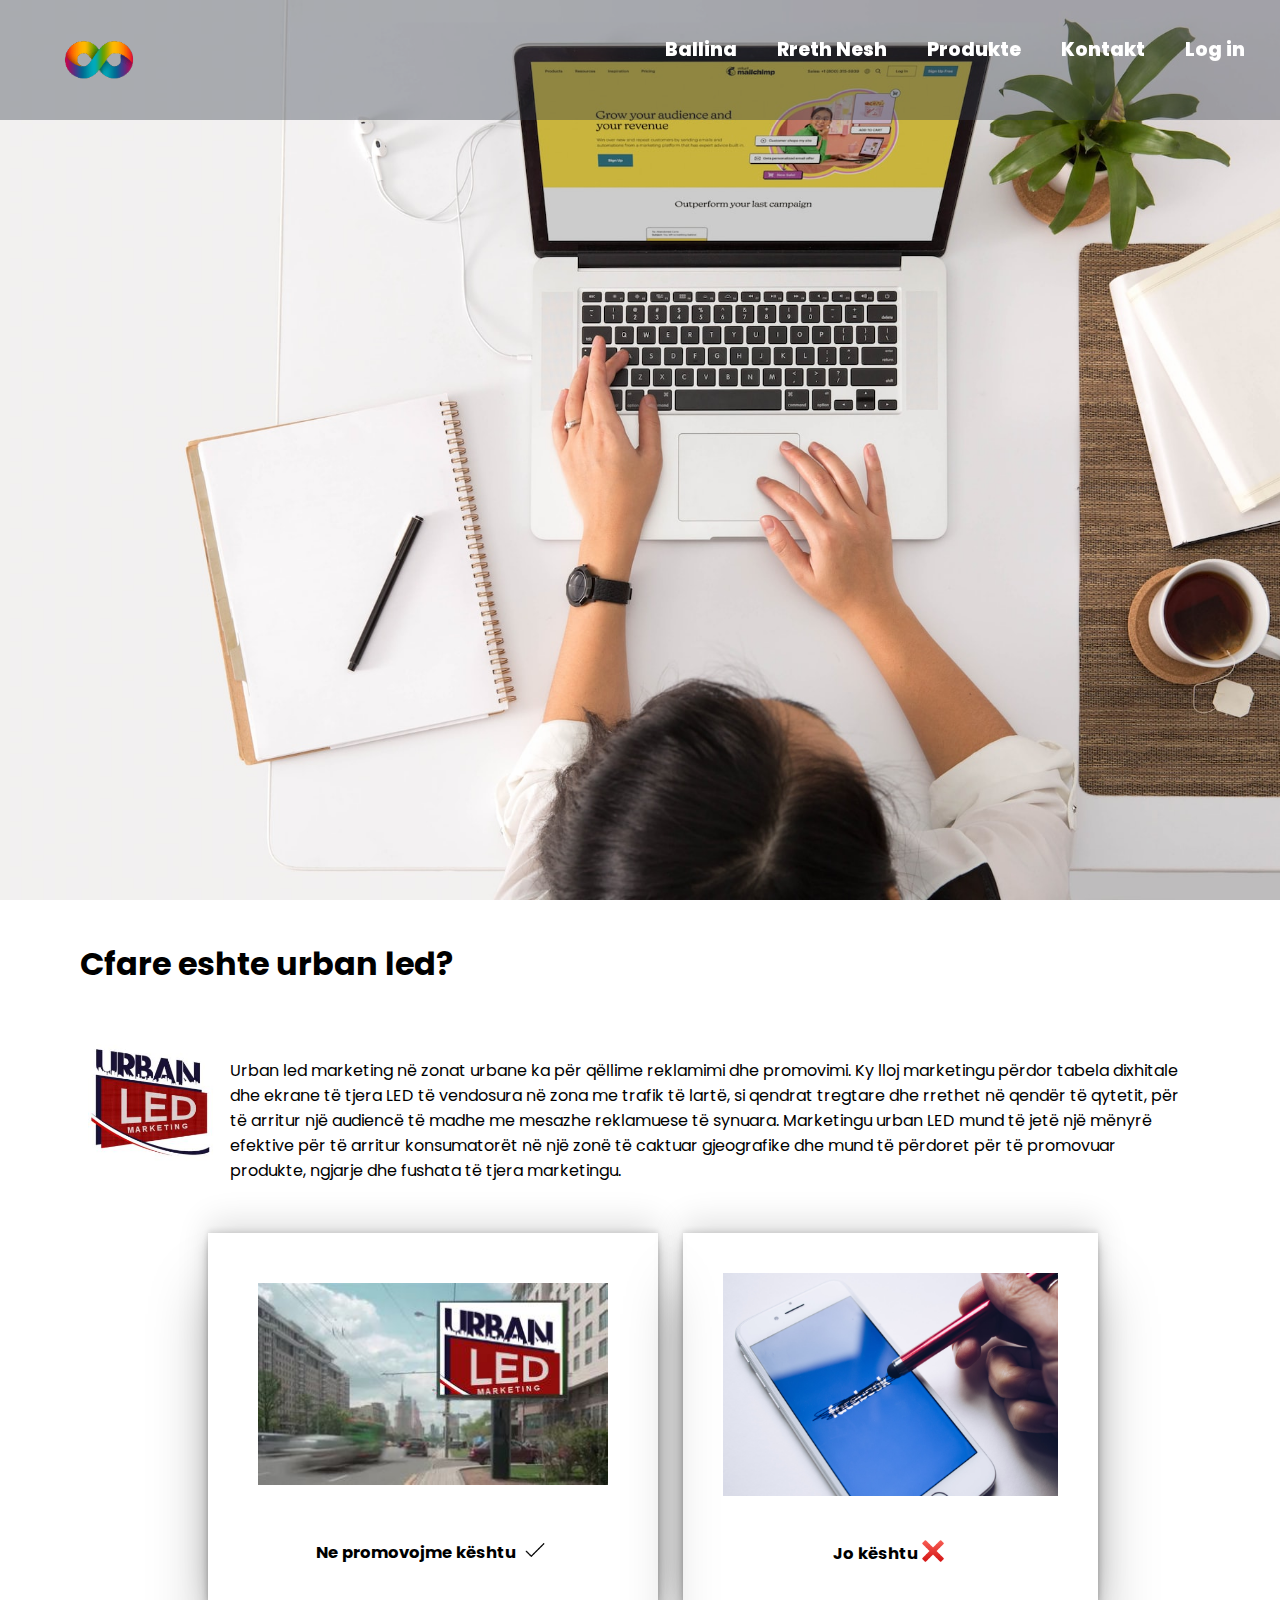
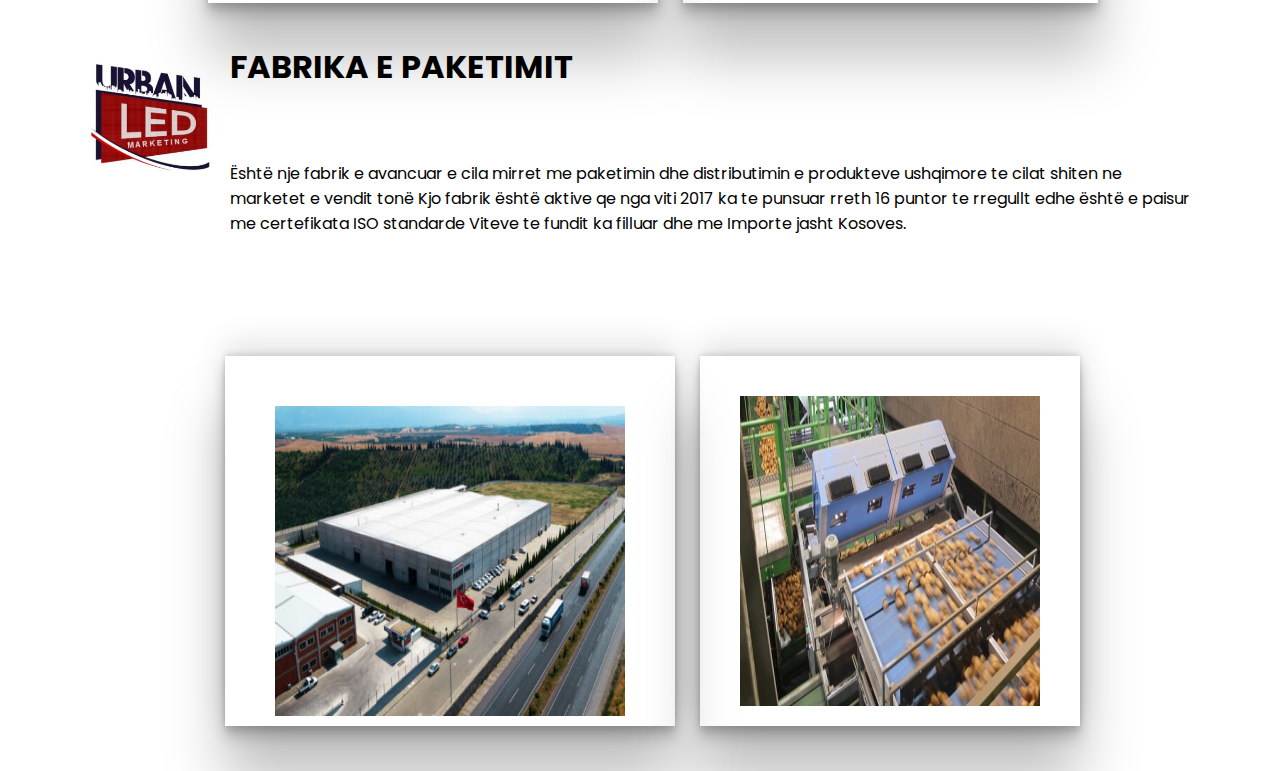
<file: index.html>
<!DOCTYPE html>
<html lang="en">
<head>
    <meta charset="UTF-8">
    <meta http-equiv="X-UA-Compatible" content="IE=edge">
    <meta name="viewport" content="width=device-width, initial-scale=1.0">
    <title>Document</title>
    <link rel="stylesheet" href="style.css">
    <link rel="preconnect" href="https://fonts.googleapis.com">
<link rel="preconnect" href="https://fonts.gstatic.com" crossorigin>
<link href="https://fonts.googleapis.com/css2?family=Poppins:wght@300&display=swap" rel="stylesheet">
</head>
<body>
    <div class="valdrinhajra">
        <img src="images/savewater.png" class="logo">
        <div class="links">
        <a href="#foto">Ballina</a>
        <a href="#whysavewater">Rreth Nesh</a>
        <a href="main.html">Produkte</a>
        <a href="kontakt.html">Kontakt</a>
        <a href="login.html">Log in</a>
        </div>
    </div>
    <div id="valdrinhajra"></div>

    <!-- pjesa e kontenit -->
    <div id="valdrinhajra1">
    <div class="valdrinhajra2">
        <h1>Cfare eshte urban led?</h1>
        <div class="valdrinhajra3">
            <img src="images/uji.jpg" class="valdrinhajra3">
        </div>
        <div class="valdrinhajra4">
            <p>Urban led marketing  në zonat urbane ka për qëllime reklamimi dhe promovimi. Ky lloj marketingu përdor tabela dixhitale dhe ekrane të tjera LED të vendosura në zona me trafik të lartë, si qendrat tregtare dhe rrethet në qendër të qytetit, për të arritur një audiencë të madhe me mesazhe reklamuese të synuara. Marketingu urban LED mund të jetë një mënyrë efektive për të arritur konsumatorët në një zonë të caktuar gjeografike dhe mund të përdoret për të promovuar produkte, ngjarje dhe fushata të tjera marketingu.</p> 
        </div>
    </div>
</div>
    <div class="hapsira"></div>

    <!-- pjesa e boksave -->

    <div class="valdrinhajra5">
        <div class="valdrinhajra6">
            <img src="images/cleanwater.jpg" width="300px" class="foto">
            <h2>Ne promovojme kështu <img src="images/icons8-tick-48.png" class="foto1"></h2>
        </div>
        
        <div class="valdrinhajra7">
            <img src="images/wastewater.jpg" width="335px" class="foto">
            <h2>Jo kështu<img src="images/icons8-cross-mark-48.png" class="foto1"></h2>
        </div>
        
    </div>
    
    <div class="hapsira"></div>
    <div class="hapsira"></div>
    <div class="hapsira"></div>

    <div id="valdrinhajra1">
        <div class="valdrinhajra2">
            
            <div class="valdrinhajra3">
                <img src="images/uji.jpg" class="valdrinhajra3">
            </div>
            <div class="valdrinhajra4">
    <h1>FABRIKA E PAKETIMIT</h1>
        
         <p> Është nje fabrik e avancuar e cila mirret me paketimin dhe distributimin e produkteve ushqimore te cilat  shiten ne marketet e vendit tonë Kjo fabrik është aktive qe nga viti 2017 ka te punsuar rreth 16 puntor te rregullt edhe është e paisur me certefikata  ISO standarde Viteve te fundit ka filluar dhe me Importe jasht Kosoves.</p>

<div class="hajravaldrin"></div>

    <div class="valdrinhajra5">
        <div class="valdrinhajra6">
            <img src="images/fabrika.jpg" width="300px" height="310" class="foto">
            
        </div>
        
        <div class="valdrinhajra7">
            <img src="images/fabrika mbrenda.jpg" width="300px" height="310" class="foto">
           
           
        </div>



</body>
</html>
</file>
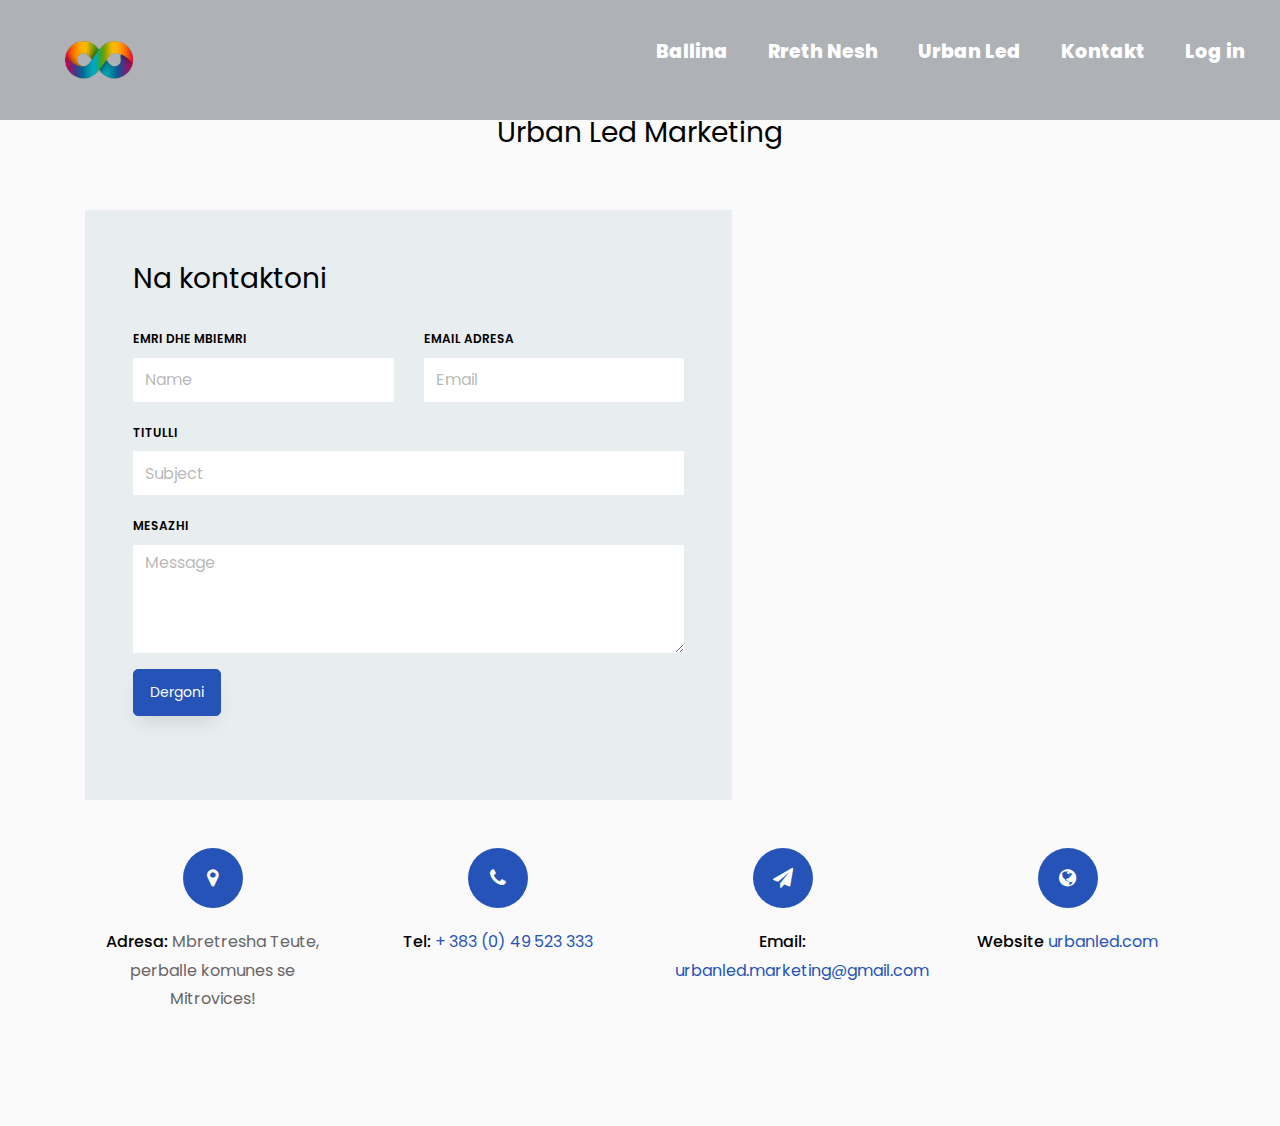
<file: kontakt.html>
<!doctype html>
<html lang="en">
  <head>
  	<title>Kontaki</title>
    <meta charset="utf-8">
    <meta name="viewport" content="width=device-width, initial-scale=1, shrink-to-fit=no">

	<link href='https://fonts.googleapis.com/css?family=Roboto:400,100,300,700' rel='stylesheet' type='text/css'>

	<link rel="stylesheet" href="https://stackpath.bootstrapcdn.com/font-awesome/4.7.0/css/font-awesome.min.css">
	<link rel="stylesheet" href="style.css">
    <link rel="preconnect" href="https://fonts.googleapis.com">
<link rel="preconnect" href="https://fonts.gstatic.com" crossorigin>
<link href="https://fonts.googleapis.com/css2?family=Poppins:wght@300&display=swap" rel="stylesheet">
	<link rel="stylesheet" href="css/style.css">

	</head>
	<body>
		<div class="menu">
			<img src="images/savewater.png" class="logo">
			<div class="links">
			<a href="index.html">Ballina</a>
			<a href="index.html">Rreth Nesh</a>
			<a href="index.html">Urban Led</a>
			<a href="kontakt.html">Kontakt</a>
			<a href="login.html">Log in</a>
			</div>
		</div>

	<section class="ftco-section">
		<div class="container">
			<div class="row justify-content-center">
				<div class="col-md-6 text-center mb-5">
					<h2 class="heading-section">Urban Led Marketing</h2>
				</div>
			</div>
			<div class="row justify-content-center">
				<div class="col-md-12">
					<div class="wrapper">
						<div class="row no-gutters mb-5">
							<div class="col-md-7">
								<div class="contact-wrap w-100 p-md-5 p-4">
									<h3 class="mb-4">Na kontaktoni</h3>
									<div id="form-message-warning" class="mb-4"></div> 
				      		<div id="form-message-success" class="mb-4">
								Mesazhi yt u dergua, faleminderit shumë!
				      		</div>
									<form method="POST" id="contactForm" name="contactForm" class="contactForm">
										<div class="row">
											<div class="col-md-6">
												<div class="form-group">
													<label class="label" for="name">Emri dhe mbiemri</label>
													<input type="text" class="form-control" name="name" id="name" placeholder="Name">
												</div>
											</div>
											<div class="col-md-6"> 
												<div class="form-group">
													<label class="label" for="email">Email Adresa</label>
													<input type="email" class="form-control" name="email" id="email" placeholder="Email">
												</div>
											</div>
											<div class="col-md-12">
												<div class="form-group">
													<label class="label" for="subject">Titulli</label>
													<input type="text" class="form-control" name="subject" id="subject" placeholder="Subject">
												</div>
											</div>
											<div class="col-md-12">
												<div class="form-group">
													<label class="label" for="#">Mesazhi</label>
													<textarea name="message" class="form-control" id="message" cols="30" rows="4" placeholder="Message"></textarea>
												</div>
											</div>
											<div class="col-md-12">
												<div class="form-group">
													<input type="submit" value="Dergoni" class="btn btn-primary">
													<div class="submitting"></div>
												</div>
											</div>
										</div>
									</form>
								</div>
							</div>
							<div class="col-md-5 d-flex align-items-stretch">
								<div id="map">
									
			          </div>
							</div>
						</div>
						<div class="row">
							<div class="col-md-3">
								<div class="dbox w-100 text-center">
			        		<div class="icon d-flex align-items-center justify-content-center">
			        			<span class="fa fa-map-marker"></span>
			        		</div>
			        		<div class="text">
				            <p><span>Adresa:</span> Mbretresha Teute, perballe komunes se Mitrovices!</p>
				          </div>
			          </div>
							</div>
							<div class="col-md-3">
								<div class="dbox w-100 text-center">
			        		<div class="icon d-flex align-items-center justify-content-center">
			        			<span class="fa fa-phone"></span>
			        		</div>
			        		<div class="text">
				            <p><span>Tel:</span> <a href="tel://1234567920">+ 383 (0) 49 523 333</a></p>
				          </div>
			          </div>
							</div>
							<div class="col-md-3">
								<div class="dbox w-100 text-center">
			        		<div class="icon d-flex align-items-center justify-content-center">
			        			<span class="fa fa-paper-plane"></span>
			        		</div>
			        		<div class="text">
				            <p><span>Email:</span> <a href="mailto:info@yoursite.com">urbanled.marketing@gmail.com</a></p>
				          </div>
			          </div>
							</div>
							<div class="col-md-3">
								<div class="dbox w-100 text-center">
			        		<div class="icon d-flex align-items-center justify-content-center">
			        			<span class="fa fa-globe"></span>
			        		</div>
			        		<div class="text">
				            <p><span>Website</span> <a href="#">urbanled.com</a></p>
				          </div>
			          </div>
							</div>
						</div>
					</div>
				</div>
			</div>
		</div>
	</section>

	<script src="js/jquery.min.js"></script>
  <script src="js/popper.js"></script>
  <script src="js/bootstrap.min.js"></script>
  <script src="js/jquery.validate.min.js"></script>
  <script src="https://www.google.com/maps/embed?pb=!1m18!1m12!1m3!1d638.5051379887483!2d20.865981698499077!3d42.889079615099476!2m3!1f0!2f0!3f0!3m2!1i1024!2i768!4f13.1!3m3!1m2!1s0x1353450d6cdbec4d%3A0x3abd581791ba9216!2sMitrovica%20Municipality!5e1!3m2!1sen!2s!4v1674919770251!5m2!1sen!2s"></script>
  <script src="js/google-map.js"></script>
  <script src="js/main.js"></script>

	</body>
</html>
</file>
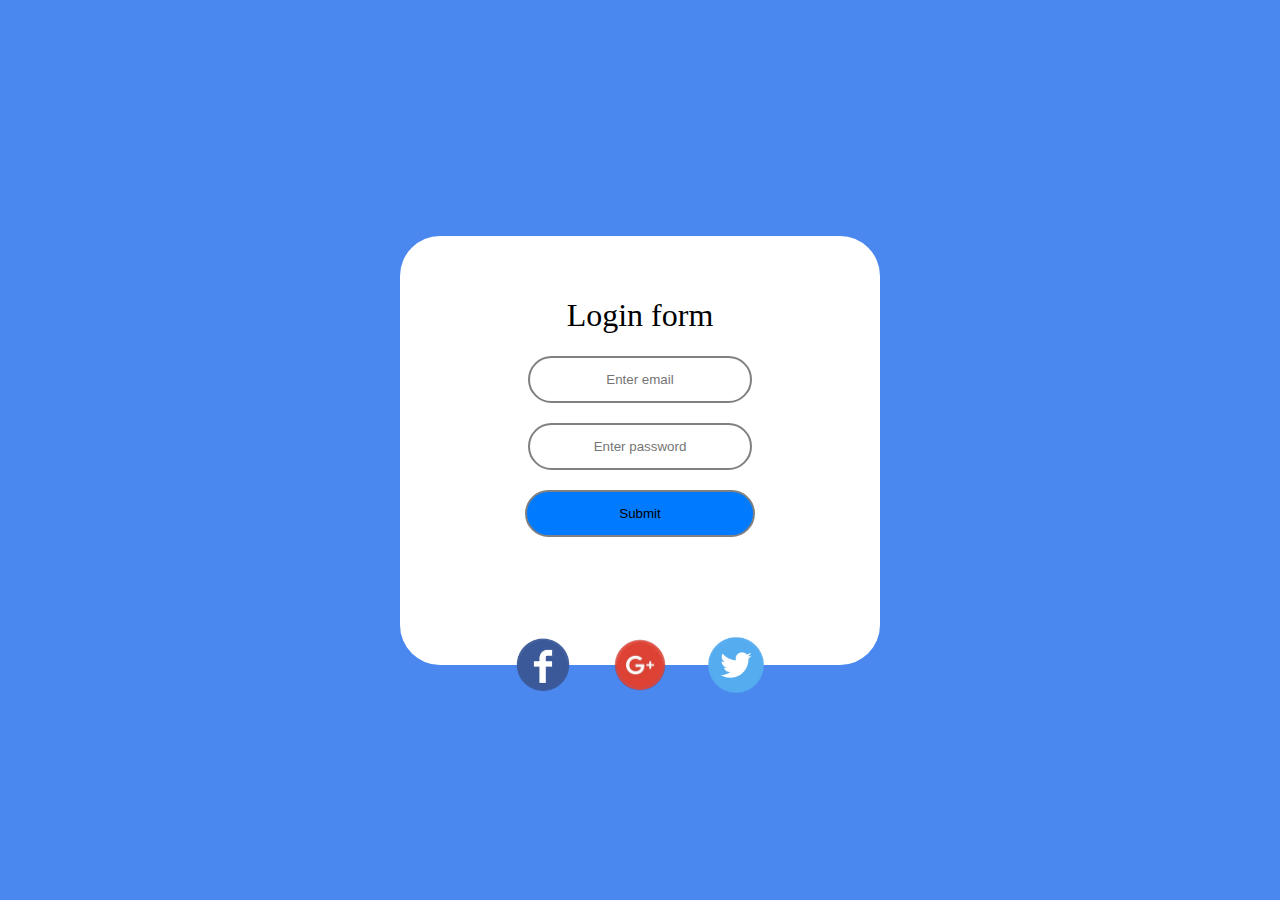
<file: login.html>
<!DOCTYPE html>
<html lang="en">
<head>
    <meta charset="UTF-8">
    <meta http-equiv="X-UA-Compatible" content="IE=edge">
    <meta name="viewport" content="width=device-width, initial-scale=1.0">
    <title>Document</title>
    <link rel="stylesheet" href="login.css">
</head>
<body>
   
    <fieldset class="valdrinhajra">
        
        <h1>Login form</h1>
        <input type="email" id="useri" placeholder="Enter email">
        <input type="password"  id="passi" placeholder="Enter password">
        <input type="submit" onclick="valido()" id="submiti">
        <legend>
            <div class="fb">
            <a href="https://www.facebook.com/" id="linkfb"><img src="images/fb logo.png" alt="" id="fbimg"></a>
        </div>
        <div class="gmail">
            <a href="https://www.google.com/" id="linkgoogle"><img src="images/gmail logo.png" alt="" id="gmaillogo"></a>
        </div>
        <div class="twitter">
            <a href="https://twitter.com/?lang=en" id="linktwitter"><img src="images/twitter logo.png" alt="" id="twitterlogo"></a>
        </div>
    </legend>
        
    </fieldset>
    <script src="login.js"></script>
</body>
</html>
</file>
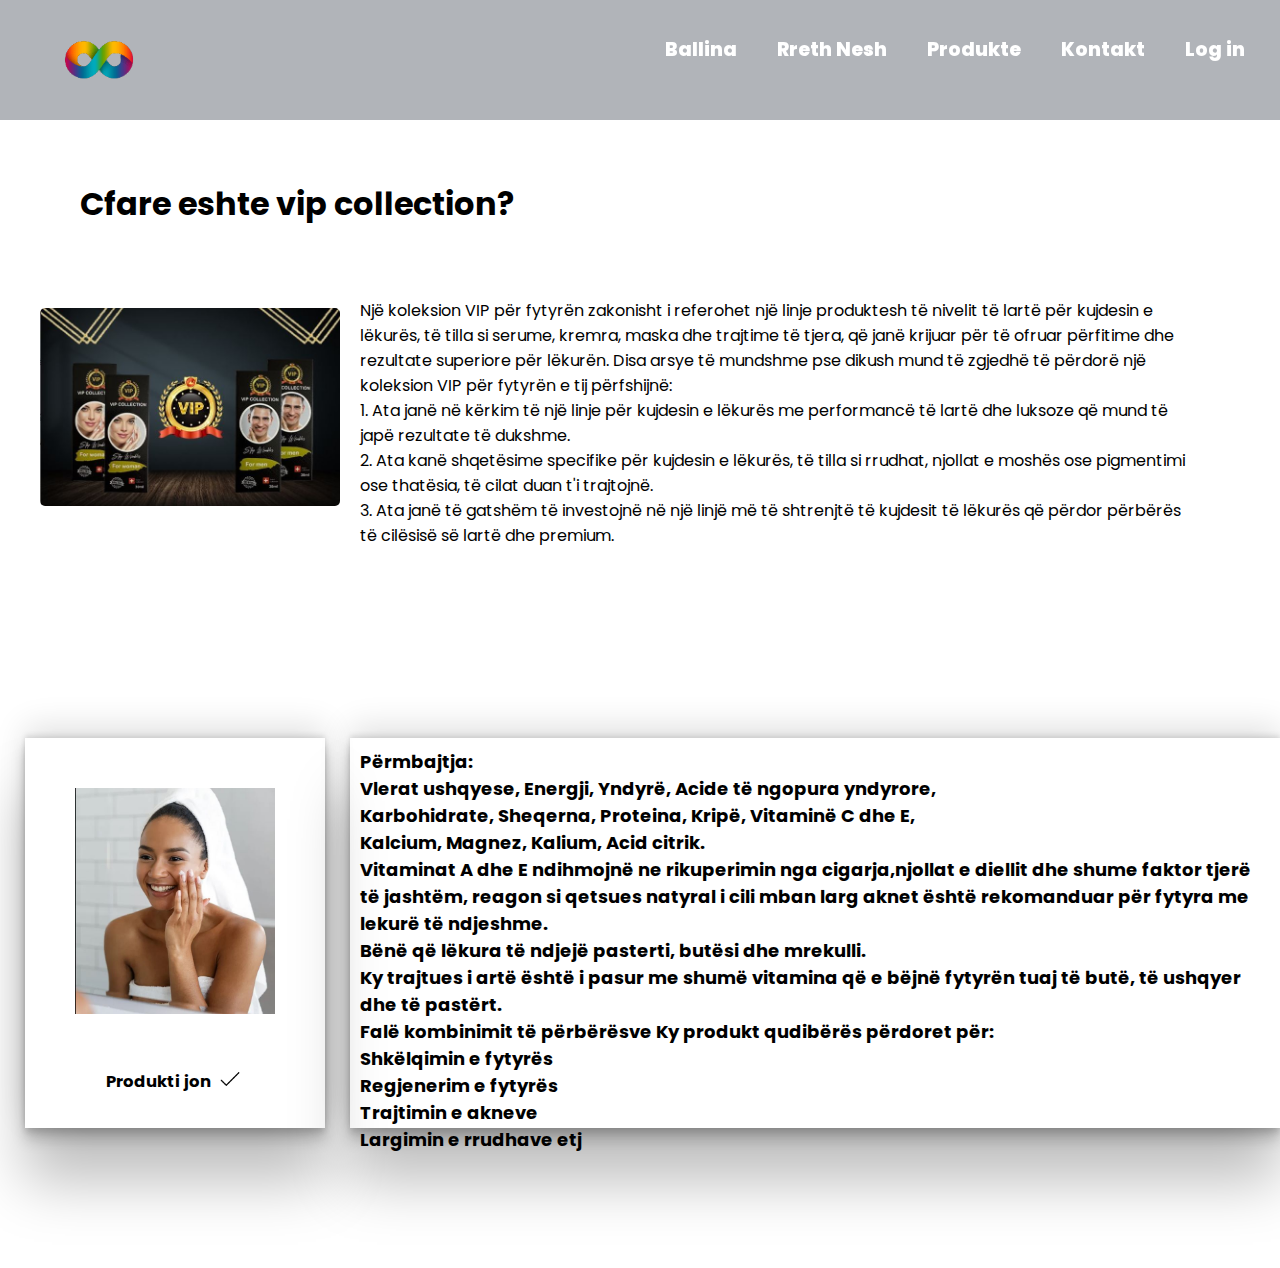
<file: main.html>
<!DOCTYPE html>
<html lang="en">
<head>
  <meta charset="UTF-8">
  <meta http-equiv="X-UA-Compatible" content="IE=edge">
  <meta name="viewport" content="width=device-width, initial-scale=1.0">
  <title>VIP Collection</title>
  <link rel="stylesheet" href="main.css">
  <link rel="preconnect" href="https://fonts.googleapis.com">
<link rel="preconnect" href="https://fonts.gstatic.com" crossorigin>
<link href="https://fonts.googleapis.com/css2?family=Poppins:wght@300&display=swap" rel="stylesheet">
</head>
<body>
  <div class="valdrinhajra">
    <img src="images/savewater.png" class="logo">
    <div class="links">
    <a href="index.html">Ballina</a>
    <a href="index.html">Rreth Nesh</a>
    <a href="main.html">Produkte</a>
    <a href="kontakt.html">Kontakt</a>
    <a href="login.html">Log in</a>
    </div>
</div>


<div class="hapsira"></div>
<div class="hapsira"></div>


<div id="valdrinhajra1">
  <div class="valdrinhajra3">
      <h1>Cfare eshte vip collection?</h1>
      <div class="valdrinhajra4">
          <img src="images/kol.jpg" class="valdrinhajra4">
      </div>
      <div class="valdrinhajra5">
        <p>Një koleksion VIP për fytyrën zakonisht i referohet një linje produktesh të nivelit të lartë për kujdesin e lëkurës, të tilla si serume, kremra, maska dhe trajtime të tjera, që janë krijuar për të ofruar përfitime dhe rezultate superiore për lëkurën.
          Disa arsye të mundshme pse dikush mund të zgjedhë të përdorë një koleksion VIP për fytyrën e tij përfshijnë: <br>
      
      1. Ata janë në kërkim të një linje për kujdesin e lëkurës me performancë të lartë dhe luksoze që mund të japë rezultate të dukshme. <br>
      2. Ata kanë shqetësime specifike për kujdesin e lëkurës, të tilla si rrudhat, njollat e moshës ose pigmentimi ose thatësia, të cilat duan t'i trajtojnë. <br>
      3. Ata janë të gatshëm të investojnë në një linjë më të shtrenjtë të kujdesit të lëkurës që përdor përbërës të cilësisë së lartë dhe premium. <br>
        </p>
      </div>
  </div>
</div>
<div class="hapsira"></div><div class="hapsira"></div>

<div class="valdrinhajra6">
  <div class="valdrinhajra7">
      <img src="images/rev.jpg" width="300px" class="foto">
      <h2>Produkti jon <img src="images/icons8-tick-48.png" class="foto1"></h2>
  </div>
  
  <div class="valdrinhajra8">
      
      <h2>Përmbajtja: <br>
        Vlerat ushqyese, Energji, Yndyrë, Acide të ngopura yndyrore, <br>
        Karbohidrate, Sheqerna, Proteina, Kripë, Vitaminë C dhe E, <br>
        Kalcium, Magnez, Kalium, Acid citrik. <br>
        Vitaminat A dhe E ndihmojnë ne rikuperimin nga cigarja,njollat
        e diellit dhe shume faktor tjerë të jashtëm, reagon si qetsues
        natyral i cili mban larg aknet është rekomanduar për fytyra
        me lekurë të ndjeshme. <br>
       Bënë që lëkura të ndjejë pasterti, butësi dhe mrekulli. <br>
        Ky trajtues i artë është i pasur me shumë vitamina
        që e bëjnë fytyrën tuaj të butë, të ushqyer dhe të pastërt. <br>
        Falë kombinimit të përbërësve 
        Ky produkt qudibërës përdoret për: <br>
        Shkëlqimin e fytyrës <br>
        Regjenerim e fytyrës <br>
        Trajtimin e akneve <br>
        Largimin e rrudhave etj <br>

      </h2>
  </div>
  
</div>
<div class="hapsira"></div><div class="hapsira"></div>
  
</body>
</html>
</file>
<file: style.css>
* {
    margin: 0px;
    padding: 0px;
    scroll-behavior: smooth;
}

p {
    margin: 20px;
}

.valdrinhajra {
    text-decoration: none;
    width: 100%;
    background-color: #353b4862;
    padding: 25px 0;
    position: fixed;
    font-family: 'Poppins';
    font-weight: 800;
}

#valdrinhajra {
    background: url(images/digital.jpg) no-repeat center;
    height: 100vh;
    background-attachment: fixed;
    background-size: cover;
}

#valdrinhajra1 {
    transition: 2s;
}

.logo {
    width: 100x;
    height: 50px;
    background-repeat: no-repeat;
    background-size: contain;
    float: left;
    margin: 10px 55px;
}

.valdrinhajra2 {
    max-width: 1500px;
    margin: auto;
    padding: 0 40px;
    font-family: 'Poppins';
}

.links {
    float: right;
    margin-right: 15px;
    display: flex;
    flex-wrap: wrap;
}

.links a {
    text-decoration: none;
    color: #ffffff;
    margin: 0 10px;
    padding: 10px;
    font-size: 19px;
}

.links a:hover {
    background-color: #2673a7;
    transition: 0.7s linear;
    border-radius: 4px;
}

.valdrinhajra2 h1 {
    margin: 40px;
}

.valdrinhajra3 {
    margin: 20px;
    float: left;
    width: 150px;
    border-radius: 5px;
    margin-top: 0px;
    
}

.valdrinhajra4 p {
    margin-right: 20px;
    padding: 30px;
}

.valdrinhajra5 {
    width: 100%;
    display: flex;
    justify-content: center;
    flex-direction: row;
    font-size: 11px;
    height: 370px;
}

.valdrinhajra6 {
    box-shadow: rgba(0, 0, 0, 0.25) 0px 54px 55px, rgba(0, 0, 0, 0.12) 0px -12px 30px, rgba(0, 0, 0, 0.12) 0px 4px 6px, rgba(0, 0, 0, 0.17) 0px 12px 13px, rgba(0, 0, 0, 0.09) 0px -3px 5px;
    font-family: 'Poppins';
    text-align: center;
    margin: 0px 25px;
}

.valdrinhajra6 .foto {
    padding: 30px;
    margin: 20px;
    width: 350px;
}

.valdrinhajra6 .foto1 {
    width: 30px;
    color: yellow;
    margin: -7px 0px;
}

.valdrinhajra7 {
    box-shadow: rgba(0, 0, 0, 0.25) 0px 54px 55px, rgba(0, 0, 0, 0.12) 0px -12px 30px, rgba(0, 0, 0, 0.12) 0px 4px 6px, rgba(0, 0, 0, 0.17) 0px 12px 13px, rgba(0, 0, 0, 0.09) 0px -3px 5px;
    font-family: 'Poppins';
    text-align: center;
    height: 370px;
}

.valdrinhajra7 .foto {
    padding: 20px;
    margin: 20px;
}

.valdrinhajra7 .foto1 {
    width: 30px;
    color: yellow;
    margin: -7px 0px;
}

.hajravaldrin  {
    color: white;
    height: 70px;
}
</file>
<file: login.css>
body{
    background-color: rgb(74, 135, 239);
}
#home{
    color: black;
    text-decoration: none;
    font-size: 25px;
}
#about{
    color: orange;
    text-decoration: none;
    font-size: 25px;
}
#contact{
    color: orange;
    text-decoration: none;
    font-size: 25px;
}
.valdrinhajra{
    width: 400px;
    height: 350px;
    border-radius: 40px;
    margin: auto;
    padding: 40px;
    position: absolute;
    top: 50%;
    left: 50%;
    transform: translate(-50%, -50%);
    background-color: white;
    text-align: center; 
    border: white;
}
.valdrinhajra h1{
    color: black;
    text-transform: inherit;
    font-weight: 500;

}
.valdrinhajra input[type = "email"],.valdrinhajra input[type = "password"]{
    border: 0;
    background: none;
    display: block;
    margin: 20px auto;
    text-align: center;
    border: 2px solid grey;
    padding: 14px 10px;
    width: 200px;
    outline: none;
    color: black;
    border-radius: 24px;
    transition: 0.25s;

}
.valdrinhajra input[type= "email"]:focus,.valdrinhajra  input[type = "password"]:focus{
    width: 280px; 
    border-color: grey;
 
}
.valdrinhajra input[type = "submit"]{
    border: 0;
    background: rgb(0, 123, 255);
    display: block;
    margin: 20px auto;
    text-align: center;
    border: 2px solid grey;
    width: 230px;
    padding: 14px 40px;
    outline: none;
    color: black;
    border-radius: 24px;
    transition: 0.25s;
    cursor: pointer;
}
.valdrinhajra input[type = " submit"]:hover{
    background: #2ecc71;
}
.fb{
    float: left;
    height: 1px;
}

#fbimg{
    height: 60px;
    position: absolute;
    bottom: 0;
    left: 30%;
    padding: 0 5px;
    transform: translate(-50%,50%);
}
#gmaillogo{
    height: 100px;
    position: absolute;
    bottom: 0;
    left: 50%;
    padding: 0 5px;
    transform: translate(-50%,50%);
}
#twitterlogo{
    height: 70px;
    position: absolute;
    bottom: 0;
    left: 70%;
    padding: 0 5px;
    transform: translate(-50%,50%);
}
</file>
<file: main.css>
* {
    margin: 0px;
    padding: 0px;
    scroll-behavior: smooth;
}

p {
    margin: 20px;
}

.valdrinhajra {
    text-decoration: none;
    width: 100%;
    background-color: #353b4862;
    padding: 25px 0;
    position: fixed;
    font-family: 'Poppins';
    font-weight: 800;
}

#foto {
    background: url(digital.jpg) no-repeat center;
    height: 100vh;
    background-attachment: fixed;
    background-size: cover;
}

#valdrinhajra1 {
    transition: 2s;
}

.logo {
    width: 100x;
    height: 50px;
    background-repeat: no-repeat;
    background-size: contain;
    float: left;
    margin: 10px 55px;
}

.valdrinhajra3 {
    max-width: 1500px;
    margin: auto;
    padding: 0 40px;
    font-family: 'Poppins';
}

.links {
    float: right;
    margin-right: 15px;
    display: flex;
    flex-wrap: wrap;
}

.links a {
    text-decoration: none;
    color: #ffffff;
    margin: 0 10px;
    padding: 10px;
    font-size: 19px;
}

.links a:hover {
    background-color: #2673a7;
    transition: 0.7s linear;
    border-radius: 4px;
}

.valdrinhajra3 h1 {
    margin: 40px;
}

.valdrinhajra4 {
    margin: 20px;
    float: left;
    width: 300px;
    border-radius: 5px;
    margin-left: 0px;
    
}

.valdrinhajra5 p {
    margin-right: 20px;
    padding: 30px;
}

.valdrinhajra6 {
    width: 100%;
    display: flex;
    justify-content: center;
    flex-direction: row;
    font-size: 11px;
    height: 390px;
}

.valdrinhajra7 {
    box-shadow: rgba(0, 0, 0, 0.25) 0px 54px 55px, rgba(0, 0, 0, 0.12) 0px -12px 30px, rgba(0, 0, 0, 0.12) 0px 4px 6px, rgba(0, 0, 0, 0.17) 0px 12px 13px, rgba(0, 0, 0, 0.09) 0px -3px 5px;
    font-family: 'Poppins';
    text-align: center;
    margin: 0px 25px;
}

.valdrinhajra7 .foto {
    padding: 30px;
    margin: 20px;
    width: 200px;
}

.valdrinhajra7 .foto1 {
    width: 30px;
    color: yellow;
    margin: -7px 0px;
}

.valdrinhajra8 {
    box-shadow: rgba(0, 0, 0, 0.25) 0px 54px 55px, rgba(0, 0, 0, 0.12) 0px -12px 30px, rgba(0, 0, 0, 0.12) 0px 4px 6px, rgba(0, 0, 0, 0.17) 0px 12px 13px, rgba(0, 0, 0, 0.09) 0px -3px 5px;
    font-family: 'Poppins';
    text-align: left;
    height: 370px;
    font-size: 12px;
    padding: 10px;
}

.valdrinhajra8 .foto {
    padding: 20px;
    margin: 20px;
}

.valdrinhajra8 .foto1 {
    width: 30px;
    color: yellow;
    margin: -7px 0px;
}

.hapsira {
    color: white;
    height: 70px;
}
</file>
